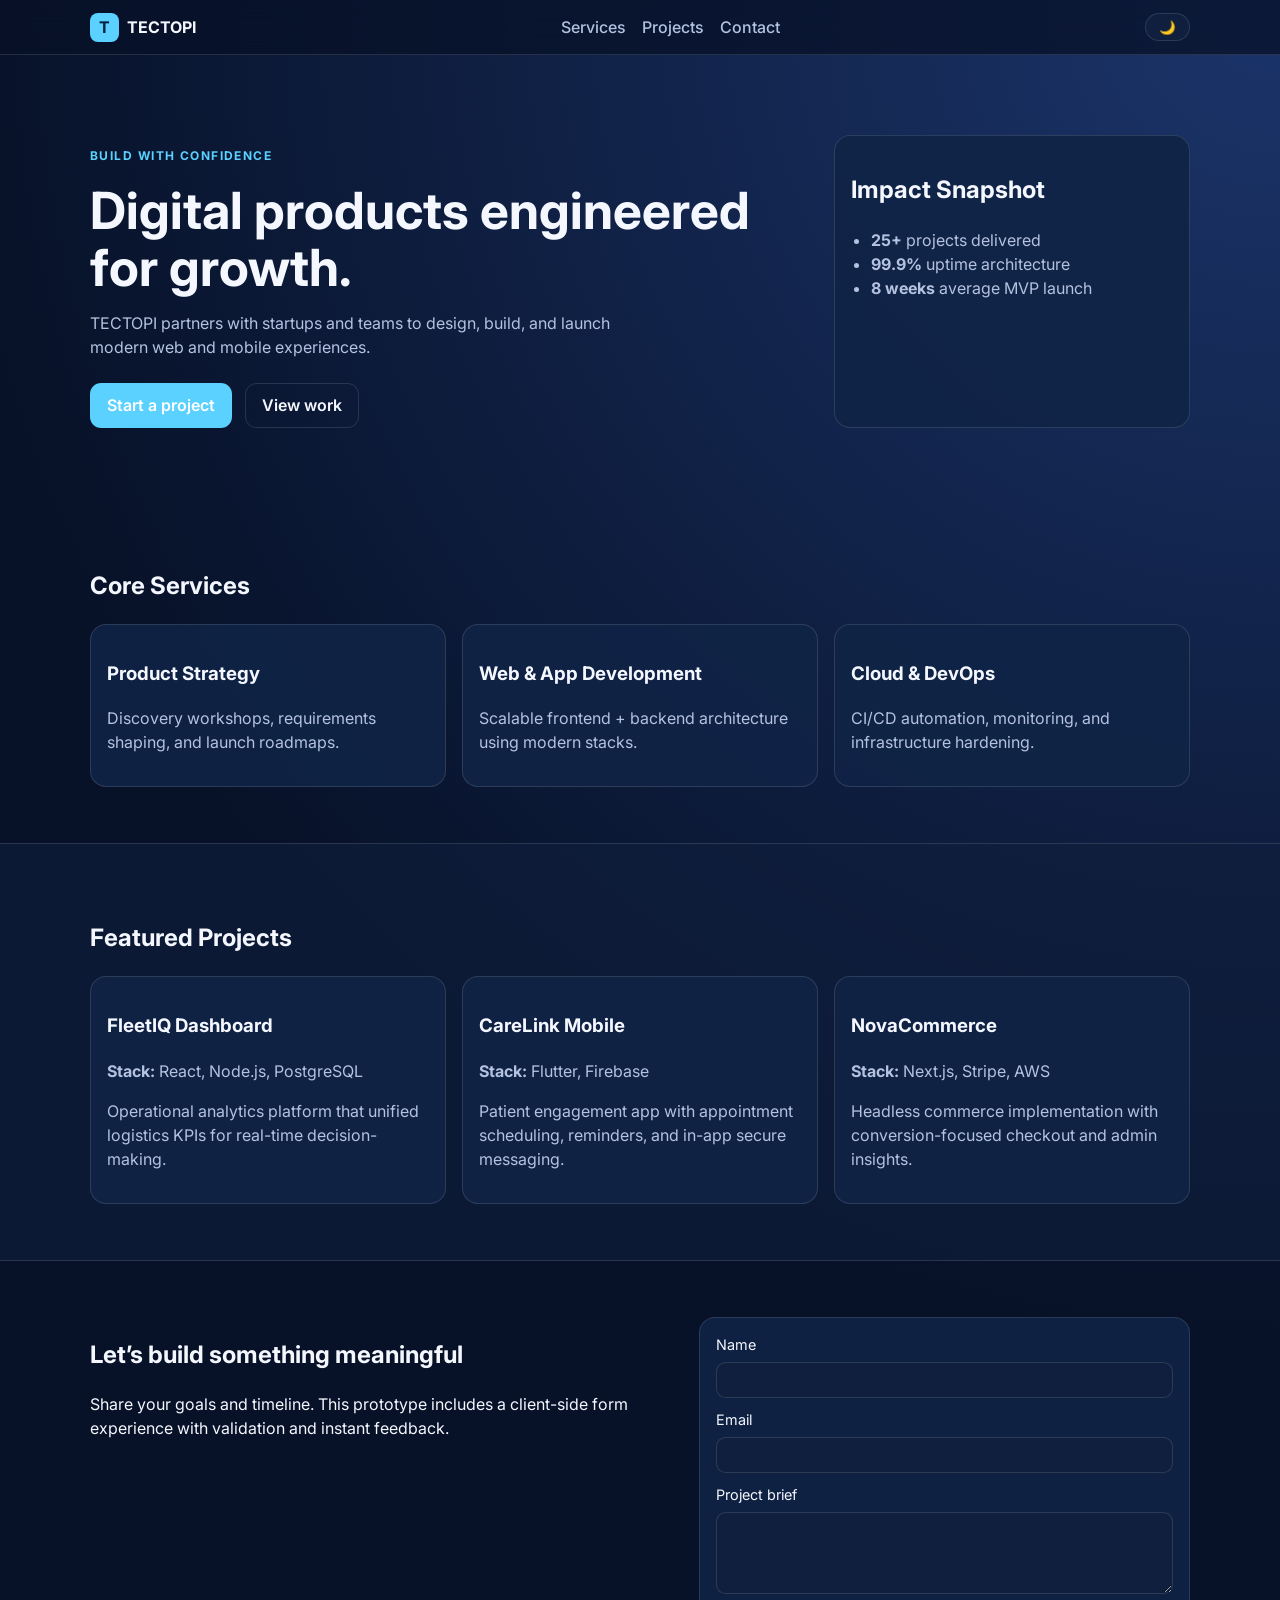
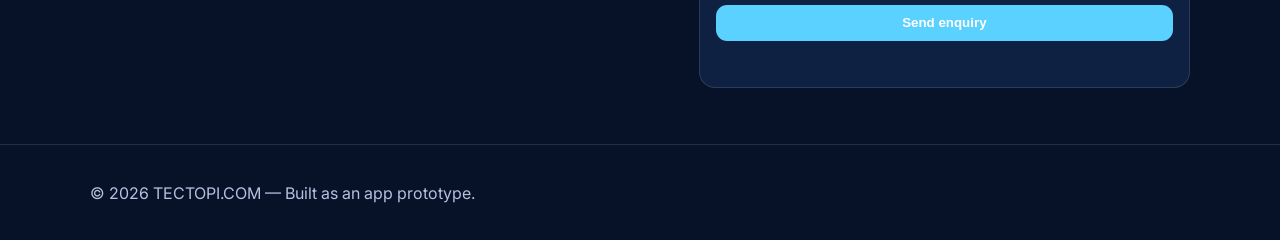
<file: index.html>
<!doctype html>
<html lang="en">
  <head>
    <meta charset="UTF-8" />
    <meta name="viewport" content="width=device-width, initial-scale=1.0" />
    <title>TECTOPI | Product & Technology Studio</title>
    <meta
      name="description"
      content="TECTOPI.COM app prototype for showcasing services, projects, and collecting client enquiries."
    />
    <link rel="preconnect" href="https://fonts.googleapis.com" />
    <link rel="preconnect" href="https://fonts.gstatic.com" crossorigin />
    <link
      href="https://fonts.googleapis.com/css2?family=Inter:wght@400;500;600;700;800&display=swap"
      rel="stylesheet"
    />
    <link rel="stylesheet" href="styles.css" />
  </head>
  <body>
    <header class="site-header">
      <div class="container nav-wrap">
        <a href="#" class="brand" aria-label="TECTOPI home">
          <span class="brand-mark">T</span>
          <span class="brand-text">TECTOPI</span>
        </a>
        <nav class="top-nav" aria-label="Primary">
          <a href="#services">Services</a>
          <a href="#projects">Projects</a>
          <a href="#contact">Contact</a>
        </nav>
        <button id="theme-toggle" class="theme-toggle" aria-label="Toggle theme">
          🌙
        </button>
      </div>
    </header>

    <main>
      <section class="hero">
        <div class="container hero-grid">
          <div>
            <p class="eyebrow">Build with confidence</p>
            <h1>Digital products engineered for growth.</h1>
            <p class="lead">
              TECTOPI partners with startups and teams to design, build, and
              launch modern web and mobile experiences.
            </p>
            <div class="hero-cta">
              <a class="btn btn-primary" href="#contact">Start a project</a>
              <a class="btn btn-secondary" href="#projects">View work</a>
            </div>
          </div>
          <aside class="hero-card" aria-label="Key impact metrics">
            <h2>Impact Snapshot</h2>
            <ul>
              <li><strong>25+</strong> projects delivered</li>
              <li><strong>99.9%</strong> uptime architecture</li>
              <li><strong>8 weeks</strong> average MVP launch</li>
            </ul>
          </aside>
        </div>
      </section>

      <section id="services" class="section">
        <div class="container">
          <h2>Core Services</h2>
          <div class="card-grid">
            <article class="card">
              <h3>Product Strategy</h3>
              <p>Discovery workshops, requirements shaping, and launch roadmaps.</p>
            </article>
            <article class="card">
              <h3>Web & App Development</h3>
              <p>Scalable frontend + backend architecture using modern stacks.</p>
            </article>
            <article class="card">
              <h3>Cloud & DevOps</h3>
              <p>CI/CD automation, monitoring, and infrastructure hardening.</p>
            </article>
          </div>
        </div>
      </section>

      <section id="projects" class="section alt">
        <div class="container">
          <h2>Featured Projects</h2>
          <div id="projects-list" class="project-list" aria-live="polite"></div>
        </div>
      </section>

      <section id="contact" class="section">
        <div class="container contact-wrap">
          <div>
            <h2>Let’s build something meaningful</h2>
            <p>
              Share your goals and timeline. This prototype includes a client-side
              form experience with validation and instant feedback.
            </p>
          </div>
          <form id="contact-form" class="contact-form" novalidate>
            <label>
              Name
              <input type="text" id="name" name="name" required minlength="2" />
            </label>
            <label>
              Email
              <input type="email" id="email" name="email" required />
            </label>
            <label>
              Project brief
              <textarea id="brief" name="brief" rows="4" required minlength="10"></textarea>
            </label>
            <button type="submit" class="btn btn-primary">Send enquiry</button>
            <p id="form-message" class="form-message" role="status"></p>
          </form>
        </div>
      </section>
    </main>

    <footer class="site-footer">
      <div class="container">
        <p>© <span id="year"></span> TECTOPI.COM — Built as an app prototype.</p>
      </div>
    </footer>

    <script src="app.js"></script>
  </body>
</html>
</file>
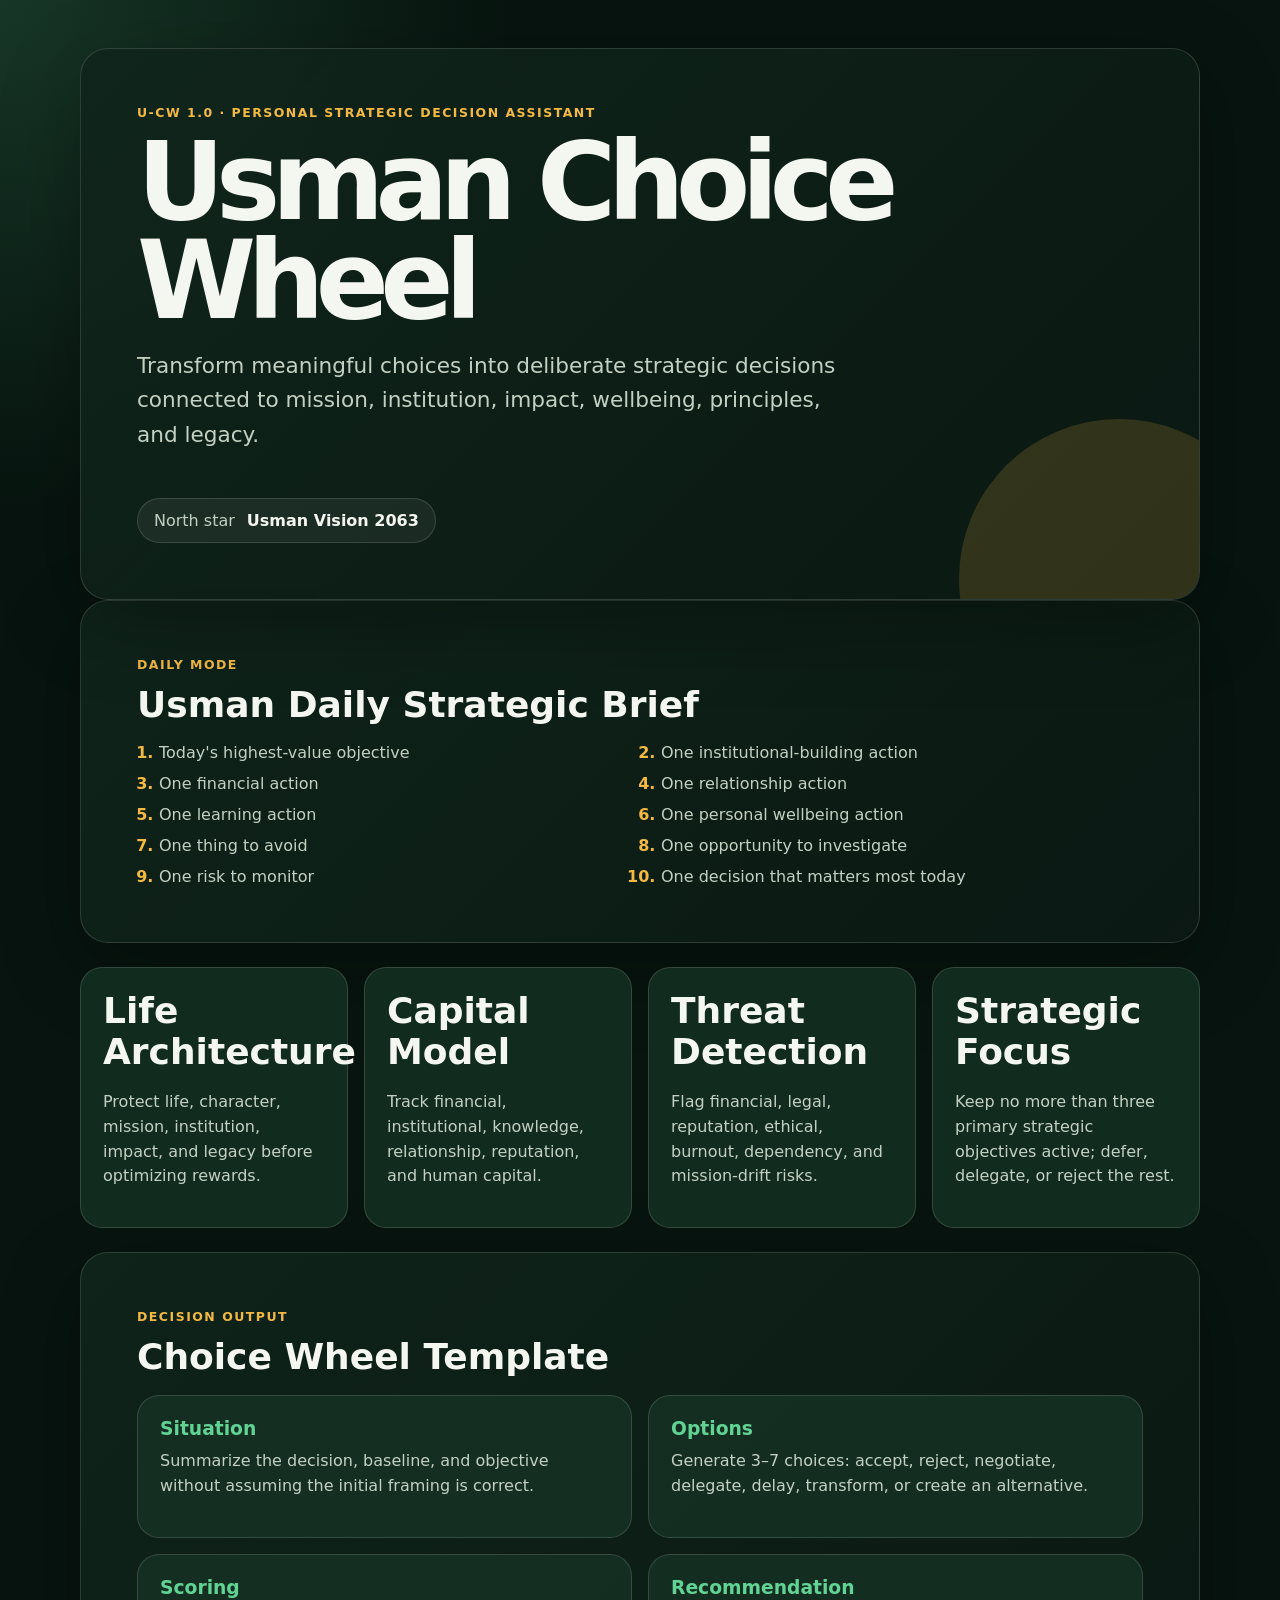
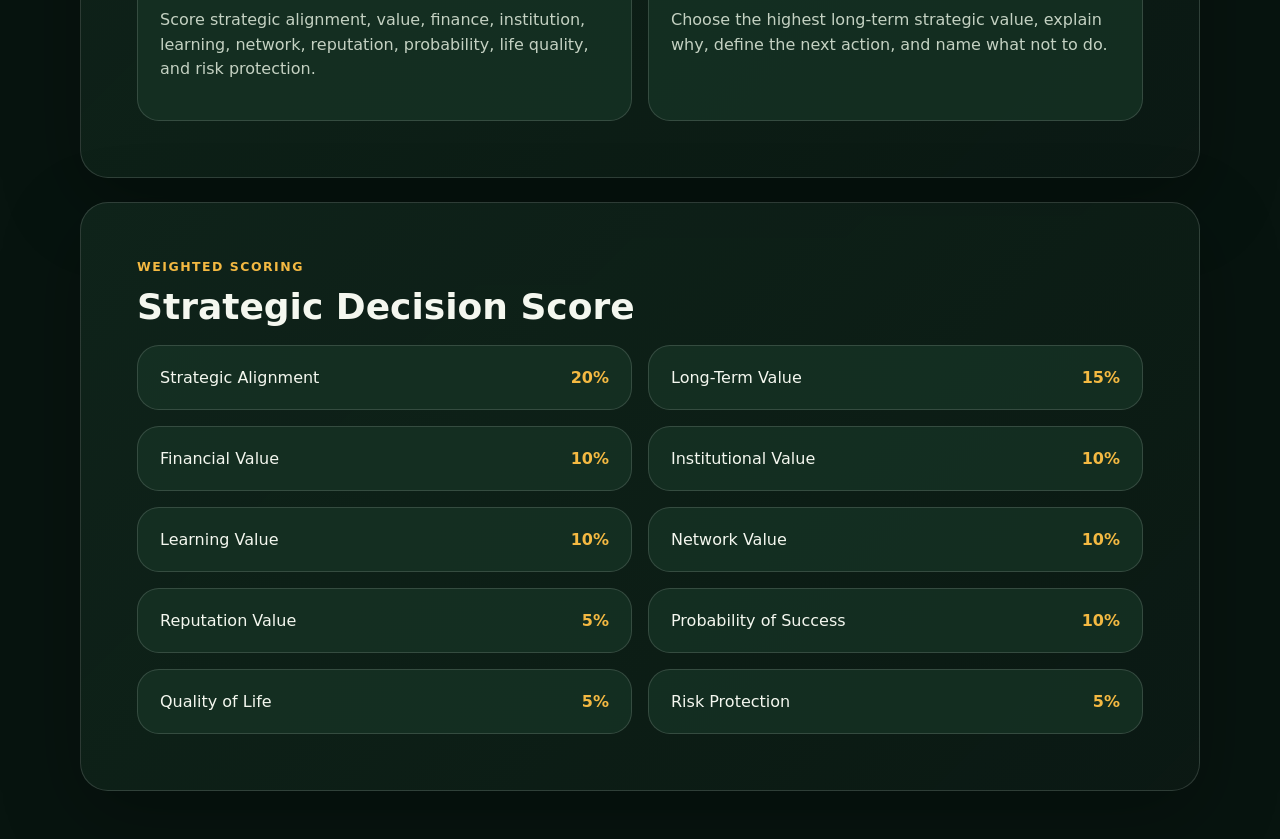
<file: .github/workflows/index.html>
<!DOCTYPE html>
<html lang="en">
<head>
  <meta charset="UTF-8">
  <meta name="viewport" content="width=device-width, initial-scale=1.0">
  <title>Usman Choice Wheel</title>
  <link rel="stylesheet" href="style.css">
  <script src="script.js" defer></script>
</head>
<body>
  <main class="app-shell">
    <section class="hero" aria-labelledby="page-title">
      <p class="eyebrow">U-CW 1.0 · Personal Strategic Decision Assistant</p>
      <h1 id="page-title">Usman Choice Wheel</h1>
      <p class="hero-copy">
        Transform meaningful choices into deliberate strategic decisions connected to
        mission, institution, impact, wellbeing, principles, and legacy.
      </p>
      <div class="north-star">
        <span>North star</span>
        <strong>Usman Vision 2063</strong>
      </div>
    </section>

    <section class="panel" aria-labelledby="brief-title">
      <div>
        <p class="section-kicker">Daily Mode</p>
        <h2 id="brief-title">Usman Daily Strategic Brief</h2>
      </div>
      <ol class="brief-list">
        <li>Today's highest-value objective</li>
        <li>One institutional-building action</li>
        <li>One financial action</li>
        <li>One relationship action</li>
        <li>One learning action</li>
        <li>One personal wellbeing action</li>
        <li>One thing to avoid</li>
        <li>One opportunity to investigate</li>
        <li>One risk to monitor</li>
        <li>One decision that matters most today</li>
      </ol>
    </section>

    <section class="grid" aria-label="Choice Wheel foundations">
      <article class="card">
        <h2>Life Architecture</h2>
        <p>Protect life, character, mission, institution, impact, and legacy before optimizing rewards.</p>
      </article>
      <article class="card">
        <h2>Capital Model</h2>
        <p>Track financial, institutional, knowledge, relationship, reputation, and human capital.</p>
      </article>
      <article class="card">
        <h2>Threat Detection</h2>
        <p>Flag financial, legal, reputation, ethical, burnout, dependency, and mission-drift risks.</p>
      </article>
      <article class="card">
        <h2>Strategic Focus</h2>
        <p>Keep no more than three primary strategic objectives active; defer, delegate, or reject the rest.</p>
      </article>
    </section>

    <section class="wheel panel" aria-labelledby="wheel-title">
      <div>
        <p class="section-kicker">Decision Output</p>
        <h2 id="wheel-title">Choice Wheel Template</h2>
      </div>
      <div class="wheel-layout">
        <div class="decision-card">
          <h3>Situation</h3>
          <p>Summarize the decision, baseline, and objective without assuming the initial framing is correct.</p>
        </div>
        <div class="decision-card">
          <h3>Options</h3>
          <p>Generate 3–7 choices: accept, reject, negotiate, delegate, delay, transform, or create an alternative.</p>
        </div>
        <div class="decision-card">
          <h3>Scoring</h3>
          <p>Score strategic alignment, value, finance, institution, learning, network, reputation, probability, life quality, and risk protection.</p>
        </div>
        <div class="decision-card">
          <h3>Recommendation</h3>
          <p>Choose the highest long-term strategic value, explain why, define the next action, and name what not to do.</p>
        </div>
      </div>
    </section>

    <section class="scoreboard" aria-labelledby="score-title">
      <div>
        <p class="section-kicker">Weighted scoring</p>
        <h2 id="score-title">Strategic Decision Score</h2>
      </div>
      <div id="criteria" class="criteria"></div>
    </section>
  </main>
</body>
</html>
</file>
<file: styles.css>
:root {
  --bg: #071127;
  --panel: #0f1f3d;
  --text: #f5f7ff;
  --muted: #b4c2e0;
  --primary: #5ad1ff;
  --primary-strong: #36b4e6;
  --card: #102446;
  --border: rgba(255, 255, 255, 0.12);
}

body.light {
  --bg: #f2f6ff;
  --panel: #ffffff;
  --text: #15213d;
  --muted: #485b86;
  --primary: #0a7ed6;
  --primary-strong: #0463ae;
  --card: #ffffff;
  --border: rgba(21, 33, 61, 0.14);
}

* { box-sizing: border-box; }

body {
  margin: 0;
  font-family: 'Inter', system-ui, -apple-system, sans-serif;
  background: radial-gradient(circle at top right, #1b346a 0, var(--bg) 60%);
  color: var(--text);
  line-height: 1.5;
}

.container {
  width: min(1100px, 92vw);
  margin-inline: auto;
}

.site-header {
  position: sticky;
  top: 0;
  z-index: 20;
  backdrop-filter: blur(12px);
  background: color-mix(in srgb, var(--bg) 75%, transparent);
  border-bottom: 1px solid var(--border);
}

.nav-wrap {
  display: flex;
  align-items: center;
  justify-content: space-between;
  padding: 0.8rem 0;
}

.brand {
  color: var(--text);
  display: inline-flex;
  align-items: center;
  text-decoration: none;
  gap: 0.5rem;
  font-weight: 700;
}

.brand-mark {
  display: grid;
  place-items: center;
  width: 1.8rem;
  height: 1.8rem;
  border-radius: 0.5rem;
  background: var(--primary);
  color: #02223d;
}

.top-nav {
  display: flex;
  gap: 1rem;
}

.top-nav a {
  color: var(--muted);
  text-decoration: none;
  font-weight: 500;
}

.top-nav a:hover { color: var(--text); }

.theme-toggle {
  border: 1px solid var(--border);
  border-radius: 999px;
  background: var(--panel);
  color: var(--text);
  cursor: pointer;
  padding: 0.35rem 0.8rem;
}

.hero {
  padding: 5rem 0 4rem;
}

.hero-grid {
  display: grid;
  grid-template-columns: 2fr 1fr;
  gap: 2rem;
}

h1 {
  margin: 0.3rem 0 1rem;
  line-height: 1.1;
  font-size: clamp(2rem, 5vw, 3.2rem);
}

.lead {
  color: var(--muted);
  max-width: 56ch;
}

.eyebrow {
  display: inline-block;
  text-transform: uppercase;
  letter-spacing: 0.12em;
  font-size: 0.75rem;
  color: var(--primary);
  font-weight: 700;
}

.hero-card,
.card,
.contact-form,
.project {
  background: color-mix(in srgb, var(--card) 90%, transparent);
  border: 1px solid var(--border);
  border-radius: 1rem;
  padding: 1rem;
}

.hero-card ul {
  padding-left: 1.25rem;
  color: var(--muted);
}

.hero-cta {
  display: flex;
  gap: 0.8rem;
  margin-top: 1.5rem;
}

.btn {
  display: inline-block;
  border-radius: 0.7rem;
  padding: 0.6rem 1rem;
  border: 1px solid transparent;
  text-decoration: none;
  font-weight: 600;
}

.btn-primary {
  background: var(--primary);
  color: white;
}

.btn-primary:hover { background: var(--primary-strong); }

.btn-secondary {
  border-color: var(--border);
  color: var(--text);
}

.section {
  padding: 3.5rem 0;
}

.alt {
  background: color-mix(in srgb, var(--panel) 60%, transparent);
  border-block: 1px solid var(--border);
}

.card-grid,
.project-list {
  display: grid;
  grid-template-columns: repeat(3, minmax(0, 1fr));
  gap: 1rem;
}

.card p,
.project p {
  color: var(--muted);
}

.contact-wrap {
  display: grid;
  grid-template-columns: 1.2fr 1fr;
  gap: 1.2rem;
}

.contact-form {
  display: grid;
  gap: 0.7rem;
}

label {
  font-size: 0.9rem;
  display: grid;
  gap: 0.4rem;
}

input,
textarea {
  width: 100%;
  border-radius: 0.6rem;
  border: 1px solid var(--border);
  padding: 0.6rem;
  background: var(--panel);
  color: var(--text);
}

.form-message {
  margin: 0;
  min-height: 1.2rem;
  color: var(--muted);
}

.site-footer {
  border-top: 1px solid var(--border);
  padding: 1.2rem 0;
  color: var(--muted);
}

@media (max-width: 900px) {
  .hero-grid,
  .contact-wrap,
  .card-grid,
  .project-list {
    grid-template-columns: 1fr;
  }

  .top-nav {
    display: none;
  }
}
</file>
<file: .github/workflows/style.css>
:root {
  --bg: #07140f;
  --panel: #10251b;
  --panel-soft: #173425;
  --text: #f4f7ef;
  --muted: #c4d1c2;
  --accent: #f4b942;
  --accent-2: #61d394;
  --line: rgba(255, 255, 255, 0.14);
}

* { box-sizing: border-box; }

body {
  margin: 0;
  min-height: 100vh;
  font-family: Inter, ui-sans-serif, system-ui, -apple-system, BlinkMacSystemFont, "Segoe UI", sans-serif;
  color: var(--text);
  background: radial-gradient(circle at top left, rgba(97, 211, 148, 0.18), transparent 32rem), var(--bg);
}

.app-shell {
  width: min(1120px, calc(100% - 32px));
  margin: 0 auto;
  padding: 48px 0;
}

.hero,
.panel,
.scoreboard {
  border: 1px solid var(--line);
  border-radius: 28px;
  background: linear-gradient(135deg, rgba(16, 37, 27, 0.92), rgba(12, 26, 20, 0.86));
  box-shadow: 0 24px 80px rgba(0, 0, 0, 0.28);
  padding: clamp(24px, 5vw, 56px);
}

.hero { position: relative; overflow: hidden; }
.hero::after {
  content: "";
  position: absolute;
  inset: auto -80px -140px auto;
  width: 320px;
  height: 320px;
  border-radius: 50%;
  background: rgba(244, 185, 66, 0.16);
}

.eyebrow,
.section-kicker {
  margin: 0 0 12px;
  color: var(--accent);
  font-weight: 800;
  letter-spacing: 0.12em;
  text-transform: uppercase;
  font-size: 0.78rem;
}

h1,
h2,
h3,
p { margin-top: 0; }

h1 {
  max-width: 760px;
  margin-bottom: 18px;
  font-size: clamp(3rem, 9vw, 6.75rem);
  line-height: 0.92;
  letter-spacing: -0.08em;
}

h2 { margin-bottom: 18px; font-size: clamp(1.5rem, 3vw, 2.25rem); }
h3 { margin-bottom: 10px; color: var(--accent-2); }

.hero-copy {
  max-width: 720px;
  color: var(--muted);
  font-size: clamp(1.1rem, 2vw, 1.35rem);
  line-height: 1.6;
}

.north-star {
  display: inline-flex;
  gap: 12px;
  align-items: center;
  margin-top: 24px;
  padding: 12px 16px;
  border: 1px solid var(--line);
  border-radius: 999px;
  background: rgba(255, 255, 255, 0.06);
}

.north-star span { color: var(--muted); }

.grid,
.wheel,
.scoreboard { margin-top: 24px; }

.grid {
  display: grid;
  grid-template-columns: repeat(4, minmax(0, 1fr));
  gap: 16px;
}

.card,
.decision-card,
.criterion {
  border: 1px solid var(--line);
  border-radius: 22px;
  background: rgba(23, 52, 37, 0.76);
  padding: 22px;
}

.card p,
.decision-card p { color: var(--muted); line-height: 1.55; }

.brief-list {
  display: grid;
  grid-template-columns: repeat(2, minmax(0, 1fr));
  gap: 12px 20px;
  margin: 0;
  padding-left: 22px;
  color: var(--muted);
}

.brief-list li::marker { color: var(--accent); font-weight: 800; }

.wheel-layout,
.criteria {
  display: grid;
  grid-template-columns: repeat(2, minmax(0, 1fr));
  gap: 16px;
}

.criterion {
  display: flex;
  align-items: center;
  justify-content: space-between;
  gap: 16px;
}

.criterion span:last-child {
  color: var(--accent);
  font-weight: 800;
}

@media (max-width: 860px) {
  .grid,
  .brief-list,
  .wheel-layout,
  .criteria { grid-template-columns: 1fr; }
}
</file>
